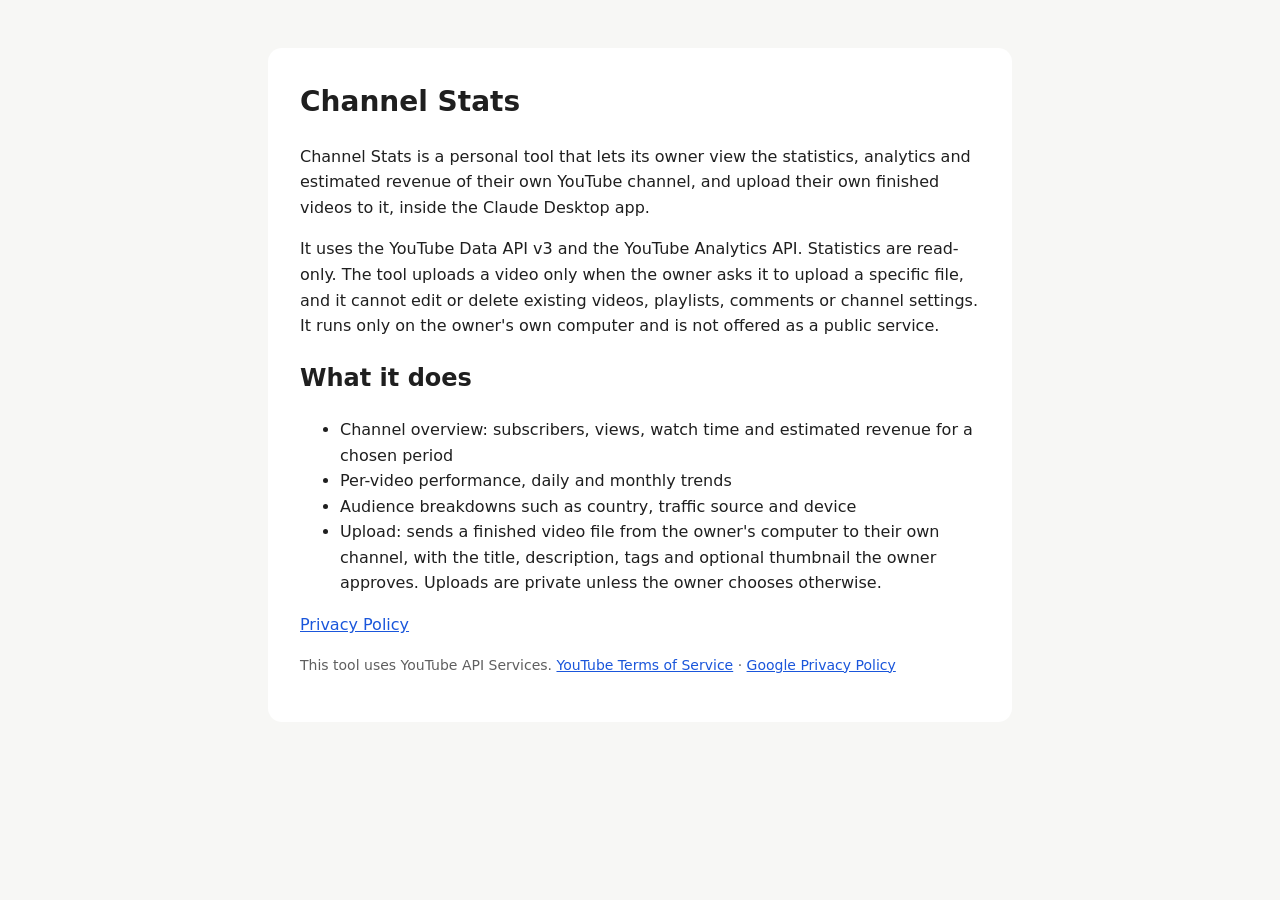
<file: channel-stats/index.html>
<!doctype html>
<html lang="en">
<head>
<meta charset="utf-8">
<meta name="viewport" content="width=device-width, initial-scale=1">
<title>Jirayos Channel Stats</title>
<style>
  :root { --bg: #f7f7f5; --card: #ffffff; --text: #1f1f1f; --muted: #5f5f5f; --link: #1a56db; }
  @media (prefers-color-scheme: dark) { :root { --bg: #161616; --card: #1f1f1f; --text: #ececec; --muted: #a8a8a8; --link: #7aa7ff; } }
  body { margin: 0; background: var(--bg); color: var(--text); font: 16px/1.6 -apple-system, system-ui, "Segoe UI", sans-serif; }
  main { max-width: 680px; margin: 48px auto; padding: 32px; background: var(--card); border-radius: 14px; }
  h1 { margin-top: 0; font-size: 28px; }
  p, li { color: var(--text); }
  .muted { color: var(--muted); font-size: 14px; }
  a { color: var(--link); }
  @media (max-width: 720px) { main { margin: 16px; padding: 20px; } }
</style>
</head>
<body>
<main>
  <h1> Channel Stats</h1>
  <p> Channel Stats is a personal tool that lets its owner view the statistics, analytics and estimated revenue of their own YouTube channel, and upload their own finished videos to it, inside the Claude Desktop app.</p>
  <p>It uses the YouTube Data API v3 and the YouTube Analytics API. Statistics are read-only. The tool uploads a video only when the owner asks it to upload a specific file, and it cannot edit or delete existing videos, playlists, comments or channel settings. It runs only on the owner's own computer and is not offered as a public service.</p>
  <h2>What it does</h2>
  <ul>
    <li>Channel overview: subscribers, views, watch time and estimated revenue for a chosen period</li>
    <li>Per-video performance, daily and monthly trends</li>
    <li>Audience breakdowns such as country, traffic source and device</li>
    <li>Upload: sends a finished video file from the owner's computer to their own channel, with the title, description, tags and optional thumbnail the owner approves. Uploads are private unless the owner chooses otherwise.</li>
  </ul>
  <p><a href="privacy.html">Privacy Policy</a></p>
  <p class="muted">This tool uses YouTube API Services. <a href="https://www.youtube.com/t/terms">YouTube Terms of Service</a> · <a href="https://policies.google.com/privacy">Google Privacy Policy</a></p>
</main>
</body>
</html>
</file>
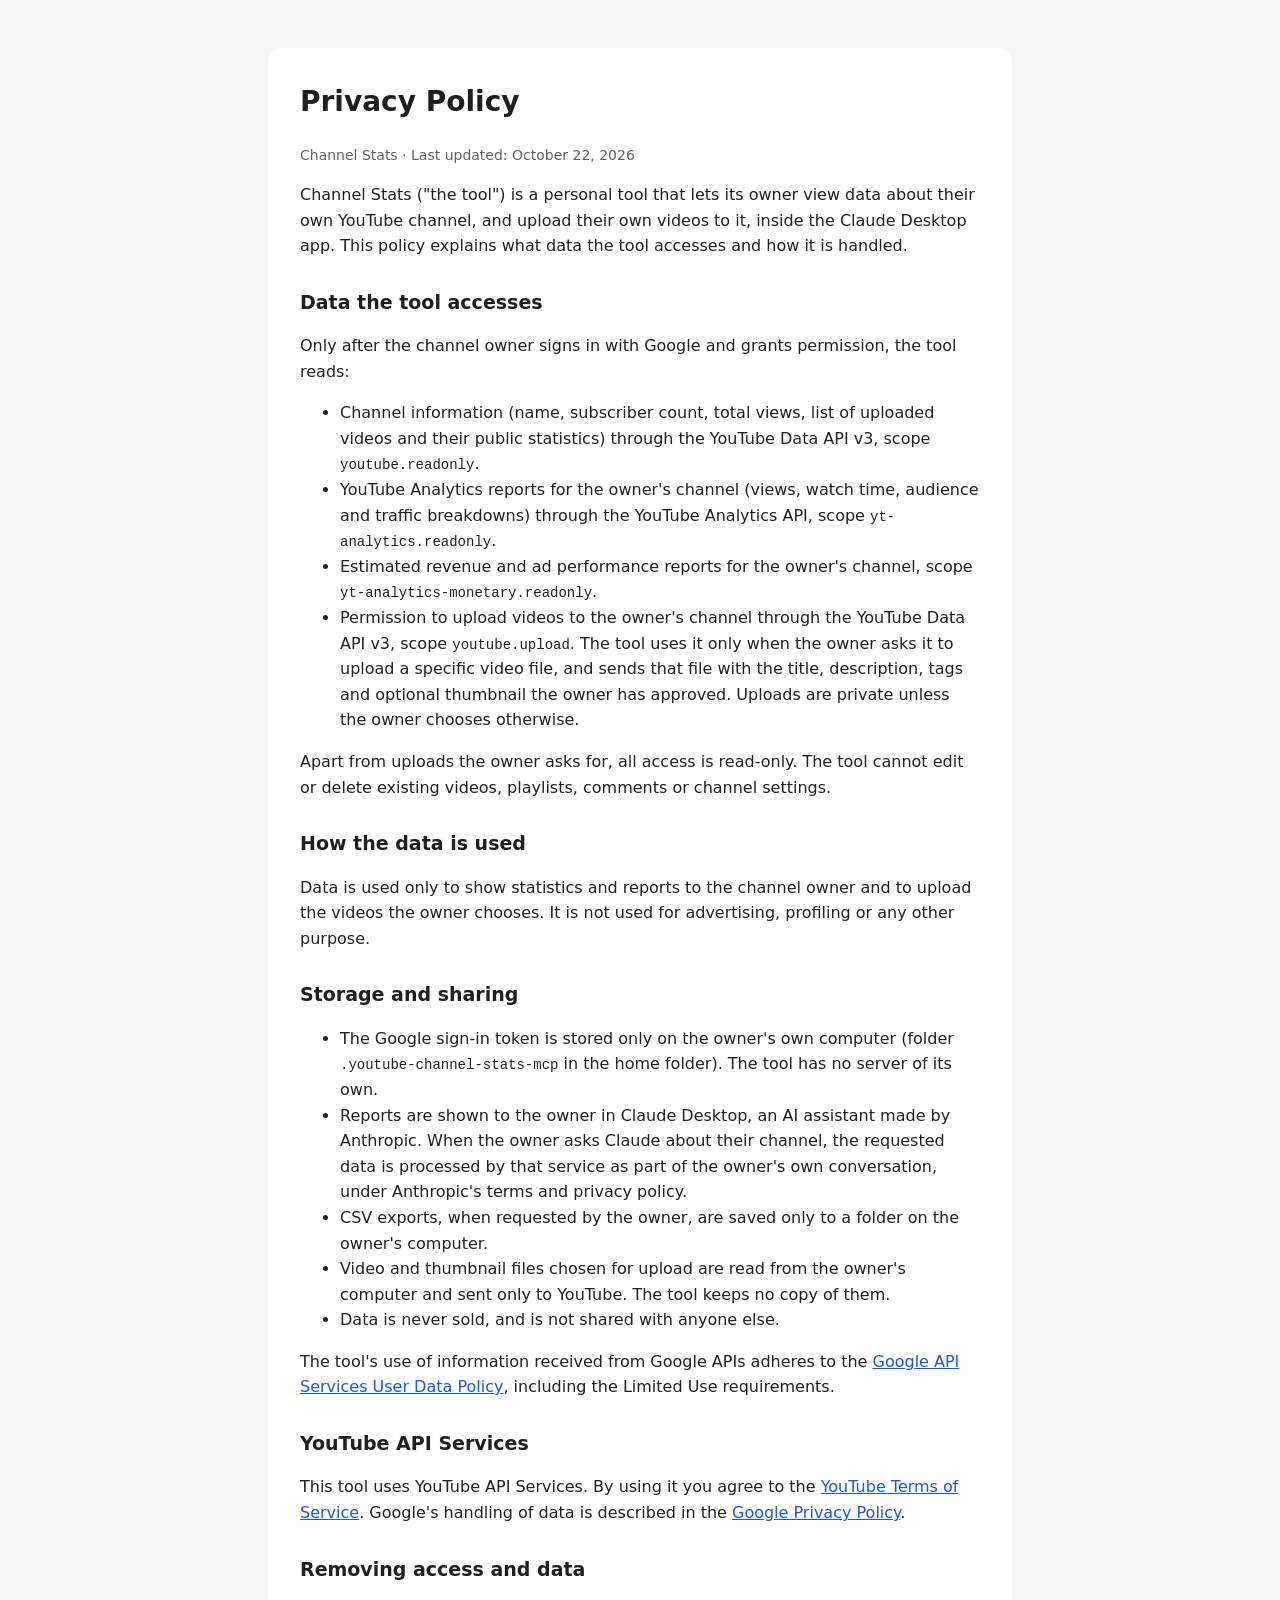
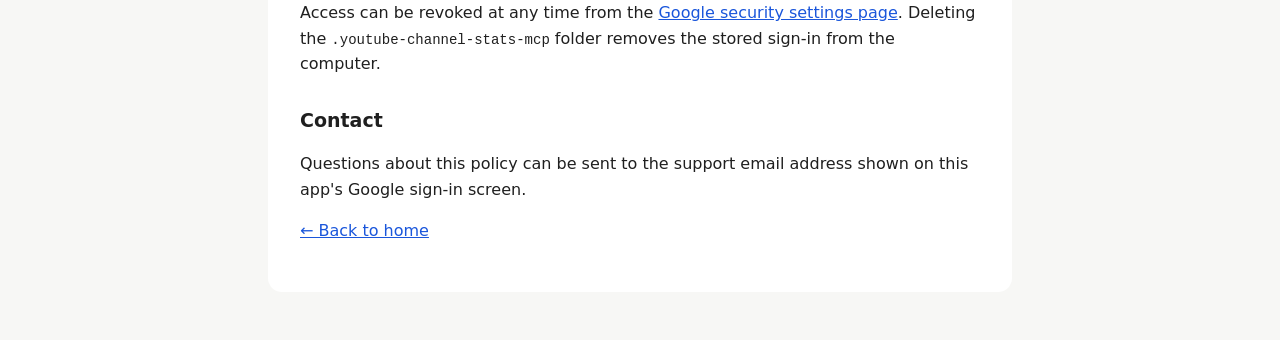
<file: channel-stats/privacy.html>
<!doctype html>
<html lang="en">
<head>
<meta charset="utf-8">
<meta name="viewport" content="width=device-width, initial-scale=1">
<title>Privacy Policy – Jirayos Channel Stats</title>
<style>
  :root { --bg: #f7f7f5; --card: #ffffff; --text: #1f1f1f; --muted: #5f5f5f; --link: #1a56db; }
  @media (prefers-color-scheme: dark) { :root { --bg: #161616; --card: #1f1f1f; --text: #ececec; --muted: #a8a8a8; --link: #7aa7ff; } }
  body { margin: 0; background: var(--bg); color: var(--text); font: 16px/1.6 -apple-system, system-ui, "Segoe UI", sans-serif; }
  main { max-width: 680px; margin: 48px auto; padding: 32px; background: var(--card); border-radius: 14px; }
  h1 { margin-top: 0; font-size: 28px; }
  h2 { font-size: 19px; margin-top: 28px; }
  .muted { color: var(--muted); font-size: 14px; }
  a { color: var(--link); }
  code { font-size: 14px; }
  @media (max-width: 720px) { main { margin: 16px; padding: 20px; } }
</style>
</head>
<body>
<main>
  <h1>Privacy Policy</h1>
  <p class="muted"> Channel Stats · Last updated: October 22, 2026</p>

  <p> Channel Stats ("the tool") is a personal tool that lets its owner view data about their own YouTube channel, and upload their own videos to it, inside the Claude Desktop app. This policy explains what data the tool accesses and how it is handled.</p>

  <h2>Data the tool accesses</h2>
  <p>Only after the channel owner signs in with Google and grants permission, the tool reads:</p>
  <ul>
    <li>Channel information (name, subscriber count, total views, list of uploaded videos and their public statistics) through the YouTube Data API v3, scope <code>youtube.readonly</code>.</li>
    <li>YouTube Analytics reports for the owner's channel (views, watch time, audience and traffic breakdowns) through the YouTube Analytics API, scope <code>yt-analytics.readonly</code>.</li>
    <li>Estimated revenue and ad performance reports for the owner's channel, scope <code>yt-analytics-monetary.readonly</code>.</li>
    <li>Permission to upload videos to the owner's channel through the YouTube Data API v3, scope <code>youtube.upload</code>. The tool uses it only when the owner asks it to upload a specific video file, and sends that file with the title, description, tags and optional thumbnail the owner has approved. Uploads are private unless the owner chooses otherwise.</li>
  </ul>
  <p>Apart from uploads the owner asks for, all access is read-only. The tool cannot edit or delete existing videos, playlists, comments or channel settings.</p>

  <h2>How the data is used</h2>
  <p>Data is used only to show statistics and reports to the channel owner and to upload the videos the owner chooses. It is not used for advertising, profiling or any other purpose.</p>

  <h2>Storage and sharing</h2>
  <ul>
    <li>The Google sign-in token is stored only on the owner's own computer (folder <code>.youtube-channel-stats-mcp</code> in the home folder). The tool has no server of its own.</li>
    <li>Reports are shown to the owner in Claude Desktop, an AI assistant made by Anthropic. When the owner asks Claude about their channel, the requested data is processed by that service as part of the owner's own conversation, under Anthropic's terms and privacy policy.</li>
    <li>CSV exports, when requested by the owner, are saved only to a folder on the owner's computer.</li>
    <li>Video and thumbnail files chosen for upload are read from the owner's computer and sent only to YouTube. The tool keeps no copy of them.</li>
    <li>Data is never sold, and is not shared with anyone else.</li>
  </ul>
  <p>The tool's use of information received from Google APIs adheres to the <a href="https://developers.google.com/terms/api-services-user-data-policy">Google API Services User Data Policy</a>, including the Limited Use requirements.</p>

  <h2>YouTube API Services</h2>
  <p>This tool uses YouTube API Services. By using it you agree to the <a href="https://www.youtube.com/t/terms">YouTube Terms of Service</a>. Google's handling of data is described in the <a href="https://policies.google.com/privacy">Google Privacy Policy</a>.</p>

  <h2>Removing access and data</h2>
  <p>Access can be revoked at any time from the <a href="https://security.google.com/settings/security/permissions">Google security settings page</a>. Deleting the <code>.youtube-channel-stats-mcp</code> folder removes the stored sign-in from the computer.</p>

  <h2>Contact</h2>
  <p>Questions about this policy can be sent to the support email address shown on this app's Google sign-in screen.</p>

  <p><a href="index.html">← Back to home</a></p>
</main>
</body>
</html>
</file>
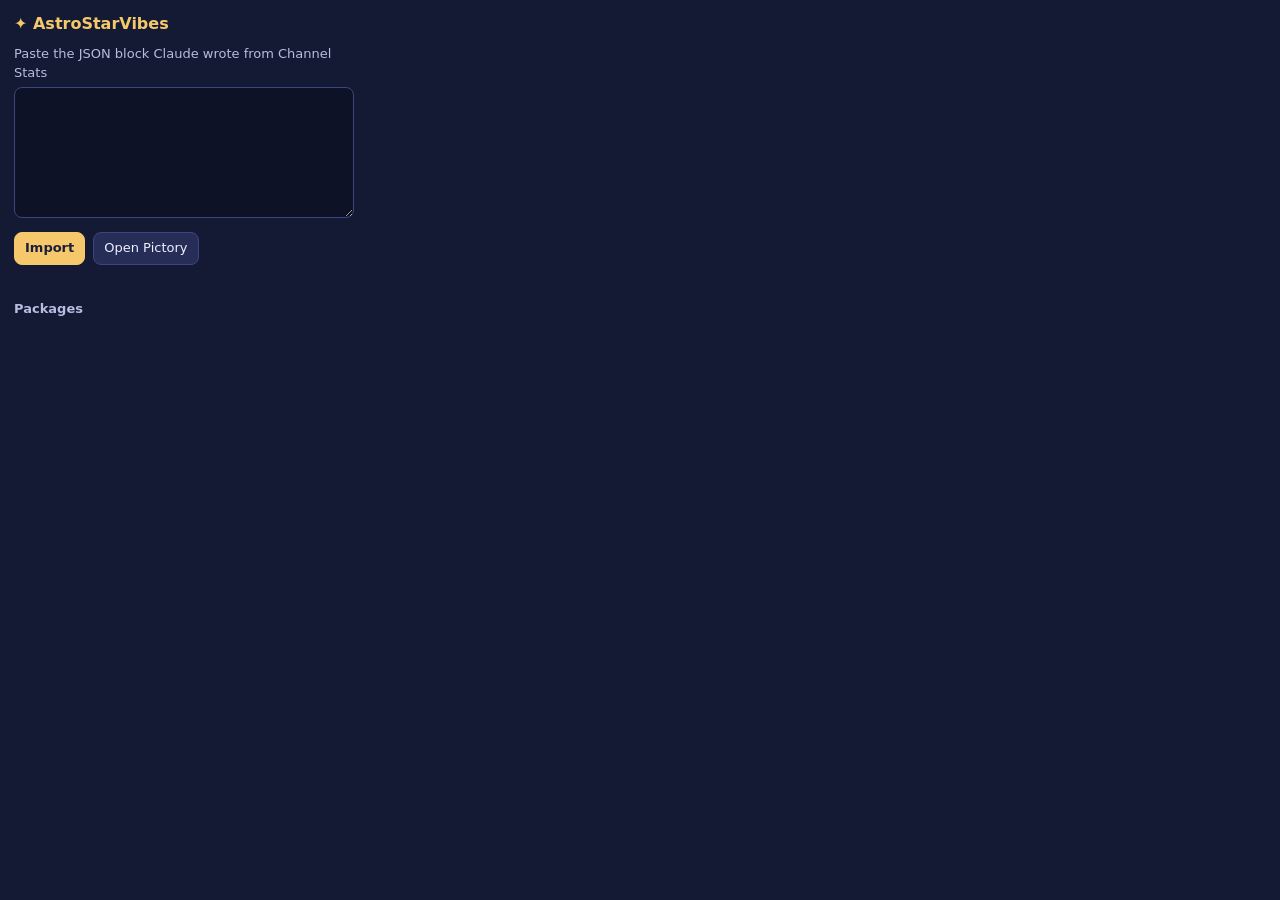
<file: pictory-helper/extension/popup.html>
<!doctype html>
<html lang="en">
<head>
<meta charset="utf-8">
<title>AstroStarVibes Pictory Helper</title>
<link rel="stylesheet" href="popup.css">
</head>
<body>
  <h1>✦ AstroStarVibes</h1>
  <label for="raw">Paste the JSON block Claude wrote from Channel Stats</label>
  <textarea id="raw" rows="7" spellcheck="false"></textarea>
  <div class="row">
    <button id="import" class="primary">Import</button>
    <button id="open">Open Pictory</button>
  </div>
  <p id="msg" role="status" aria-live="polite"></p>
  <h2>Packages</h2>
  <ul id="list"></ul>
  <script src="lib/package.js"></script>
  <script src="popup.js"></script>
</body>
</html>
</file>
<file: pictory-helper/extension/popup.css>
:root {
  --bg: #141a33; --surface: #0d1226; --line: #3b4580; --text: #eef0ff;
  --muted: #b7bce0; --accent: #f5c96b; --ok: #9ee6b4; --bad: #ff9c9c;
}
body {
  width: 340px; margin: 0; padding: 12px 14px 14px; background: var(--bg); color: var(--text);
  font: 13px/1.45 -apple-system, system-ui, "Segoe UI", sans-serif;
}
h1 { margin: 0 0 10px; font-size: 16px; color: var(--accent); }
h2 { margin: 14px 0 6px; font-size: 13px; color: var(--muted); font-weight: 600; }
label { display: block; margin-bottom: 4px; color: var(--muted); }
textarea {
  width: 100%; box-sizing: border-box; padding: 6px; resize: vertical; color: var(--text);
  background: var(--surface); border: 1px solid var(--line); border-radius: 8px;
  font: 12px/1.4 ui-monospace, Menlo, Consolas, monospace;
}
button {
  font: inherit; color: var(--text); background: #262e58; border: 1px solid var(--line);
  border-radius: 8px; padding: 6px 10px; cursor: pointer;
}
button:hover { background: #303a6e; }
button:focus-visible, textarea:focus-visible { outline: 2px solid var(--accent); outline-offset: 1px; }
.primary { background: var(--accent); border-color: var(--accent); color: #1b1f3b; font-weight: 600; }
.primary:hover { background: #ffd987; }
.row { display: flex; gap: 8px; margin-top: 8px; }
#msg { min-height: 1em; margin: 8px 0 0; color: var(--ok); }
#msg.error { color: var(--bad); }
ul { list-style: none; margin: 0; padding: 0; }
li { display: flex; align-items: center; gap: 8px; padding: 6px 8px; border: 1px solid #2a3260; border-radius: 8px; margin-bottom: 6px; }
li.active { border-color: var(--accent); }
li .info { flex: 1; min-width: 0; }
li strong { display: block; overflow: hidden; text-overflow: ellipsis; white-space: nowrap; }
li small { color: var(--muted); }
li button { padding: 3px 8px; font-size: 12px; }
.empty { color: var(--muted); border: 0; padding: 0; }
</file>
